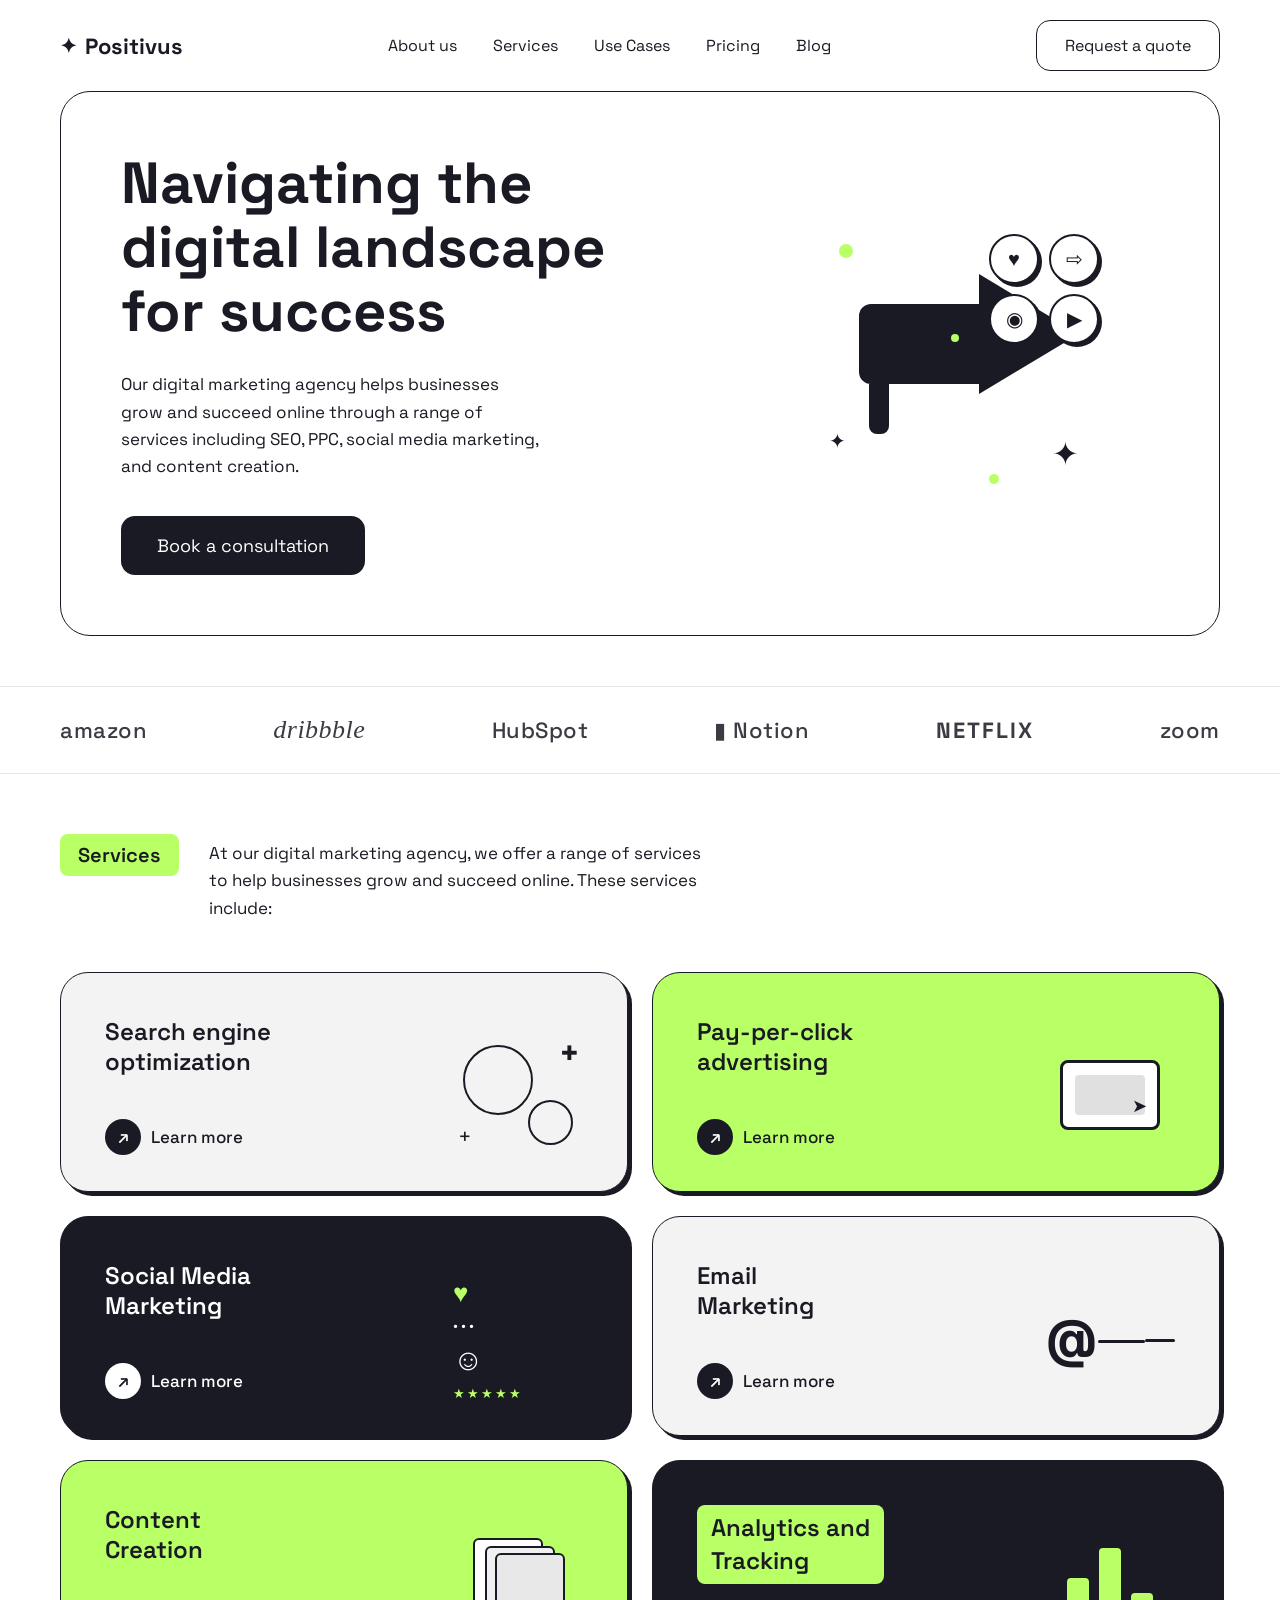
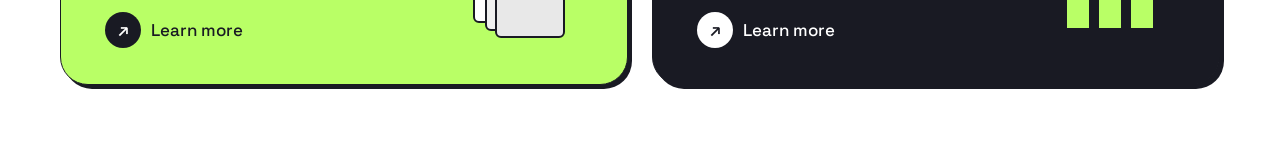
<file: Day_03/index.html>
<!DOCTYPE html>
<html lang="en">
<head>
  <meta charset="UTF-8" />
  <meta name="viewport" content="width=device-width, initial-scale=1.0"/>
  <title>Positivus</title>
  <link rel="preconnect" href="https://fonts.googleapis.com">
  <link href="https://fonts.googleapis.com/css2?family=Space+Grotesk:wght@400;500;600;700&display=swap" rel="stylesheet">
  <link rel="stylesheet" href="style.css" />
</head>
<body>

  <nav class="navbar">
    <div class="nav-logo">
      <span class="logo-star">&#10022;</span> Positivus
    </div>
    <ul class="nav-links">
      <li><a href="#">About us</a></li>
      <li><a href="#">Services</a></li>
      <li><a href="#">Use Cases</a></li>
      <li><a href="#">Pricing</a></li>
      <li><a href="#">Blog</a></li>
    </ul>
    <button class="btn-outline">Request a quote</button>
  </nav>

  <section class="hero">
    <div class="hero-text">
      <h1>Navigating the digital landscape for success</h1>
      <p>Our digital marketing agency helps businesses grow and succeed online through a range of services including SEO, PPC, social media marketing, and content creation.</p>
      <button class="btn-dark">Book a consultation</button>
    </div>
    <div class="hero-visual">
      <div class="megaphone-wrap">
        <div class="megaphone-body"></div>
        <div class="megaphone-cone"></div>
        <div class="megaphone-handle"></div>
        <div class="bubble bubble-heart">&#9829;</div>
        <div class="bubble bubble-share">&#8680;</div>
        <div class="bubble bubble-play">&#9654;</div>
        <div class="bubble bubble-pin">&#9673;</div>
        <div class="star-deco star1">&#10022;</div>
        <div class="star-deco star2">&#10022;</div>
        <div class="dot dot1"></div>
        <div class="dot dot2"></div>
        <div class="dot dot3"></div>
      </div>
    </div>
  </section>

  <section class="logos">
    <div class="logos-inner">
      <span class="logo-brand">amazon</span>
      <span class="logo-brand script-font">dribbble</span>
      <span class="logo-brand">HubSpot</span>
      <span class="logo-brand notion">&#9646; Notion</span>
      <span class="logo-brand caps">NETFLIX</span>
      <span class="logo-brand">zoom</span>
    </div>
  </section>

  <section class="services" id="services">
    <div class="services-header">
      <span class="badge-green">Services</span>
      <p>At our digital marketing agency, we offer a range of services to help businesses grow and succeed online. These services include:</p>
    </div>

    <div class="services-grid">

      <div class="card card-beige">
        <div class="card-left">
          <h3 class="title-dark">Search engine<br>optimization</h3>
          <a class="learn-link dark-link" href="#">
            <span class="arrow-btn black-btn">&#8599;</span> Learn more
          </a>
        </div>
        <div class="card-right">
          <div class="icon-cluster seo-icons">
            <div class="icon-circle ic1"></div>
            <div class="icon-circle ic2"></div>
            <div class="cross-deco">&#10010;</div>
            <div class="plus-deco">&#43;</div>
          </div>
        </div>
      </div>

      <div class="card card-green">
        <div class="card-left">
          <h3 class="title-dark">Pay-per-click<br>advertising</h3>
          <a class="learn-link dark-link" href="#">
            <span class="arrow-btn black-btn">&#8599;</span> Learn more
          </a>
        </div>
        <div class="card-right">
          <div class="icon-cluster ppc-icons">
            <div class="monitor-frame">
              <div class="monitor-screen"></div>
              <div class="cursor-icon">&#10148;</div>
            </div>
          </div>
        </div>
      </div>

      <div class="card card-dark">
        <div class="card-left">
          <h3 class="title-light">Social Media<br>Marketing</h3>
          <a class="learn-link light-link" href="#">
            <span class="arrow-btn white-btn">&#8599;</span> Learn more
          </a>
        </div>
        <div class="card-right">
          <div class="icon-cluster smm-icons">
            <div class="heart-icon">&#9829;</div>
            <div class="chat-dot">&#8226;&#8226;&#8226;</div>
            <div class="smiley">&#9786;</div>
            <div class="star-small">&#9733;&#9733;&#9733;&#9733;&#9733;</div>
          </div>
        </div>
      </div>

      <div class="card card-beige">
        <div class="card-left">
          <h3 class="title-dark">Email<br>Marketing</h3>
          <a class="learn-link dark-link" href="#">
            <span class="arrow-btn black-btn">&#8599;</span> Learn more
          </a>
        </div>
        <div class="card-right">
          <div class="icon-cluster email-icons">
            <div class="email-env">@</div>
            <div class="email-line"></div>
            <div class="email-line short"></div>
          </div>
        </div>
      </div>

      <div class="card card-green">
        <div class="card-left">
          <h3 class="title-dark">Content<br>Creation</h3>
          <a class="learn-link dark-link" href="#">
            <span class="arrow-btn black-btn">&#8599;</span> Learn more
          </a>
        </div>
        <div class="card-right">
          <div class="icon-cluster content-icons">
            <div class="doc-stack">
              <div class="doc d1"></div>
              <div class="doc d2"></div>
              <div class="doc d3"></div>
            </div>
          </div>
        </div>
      </div>

      <div class="card card-dark">
        <div class="card-left">
          <h3><span class="badge-green-inline">Analytics and<br>Tracking</span></h3>
          <a class="learn-link light-link" href="#">
            <span class="arrow-btn white-btn">&#8599;</span> Learn more
          </a>
        </div>
        <div class="card-right">
          <div class="icon-cluster analytics-icons">
            <div class="bar-chart">
              <div class="bar b1"></div>
              <div class="bar b2"></div>
              <div class="bar b3"></div>
            </div>
          </div>
        </div>
      </div>

    </div>
  </section>

</body>
</html>
</file>
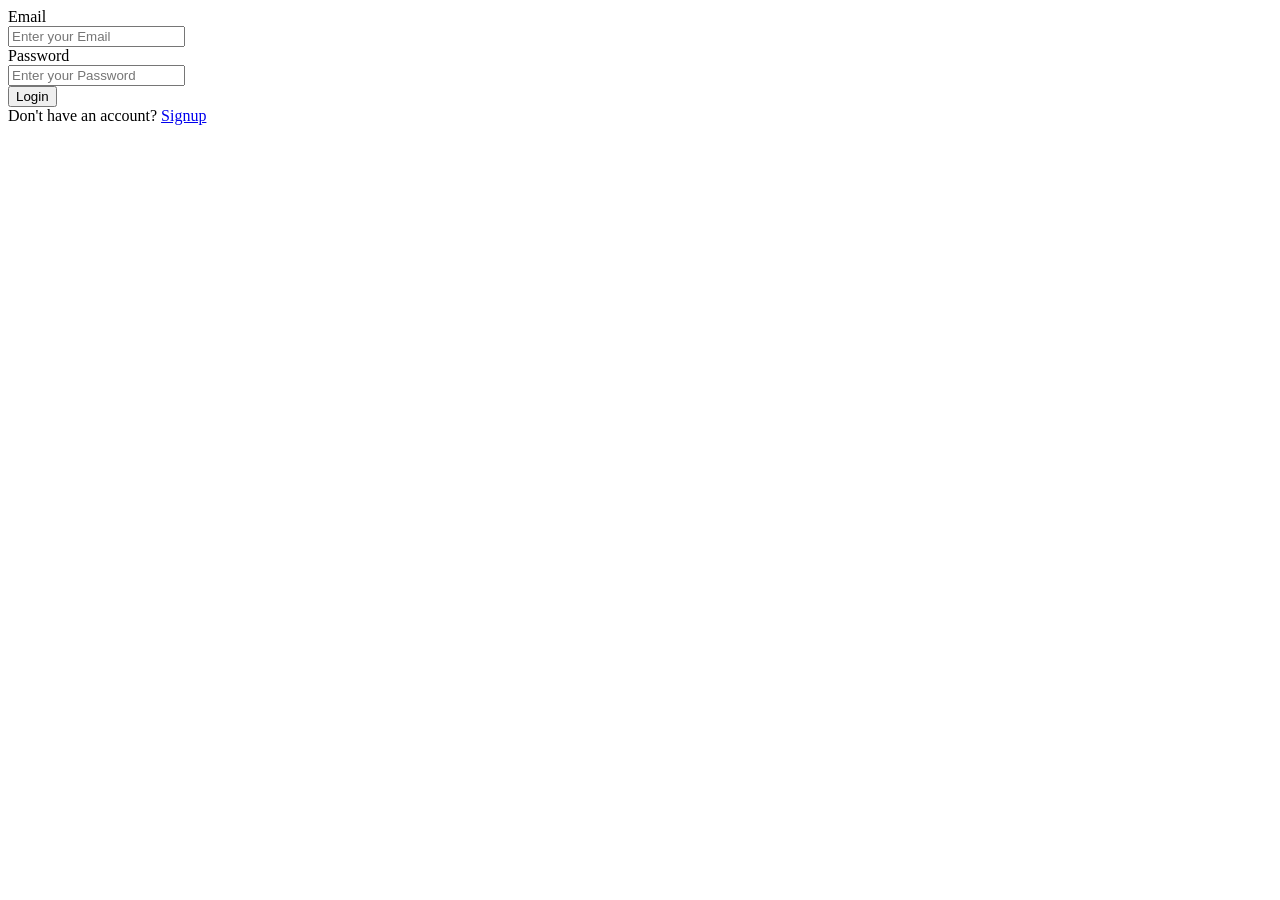
<file: Week_01/index.html>
<!DOCTYPE html>
<html lang="en">
<head>
    <meta charset="UTF-8">
    <meta name="viewport" content="width=device-width, initial-scale=1.0">
    <title>Question 01</title>
</head>
<body>
    <form>
    <label for="email">Email</label><br>
    <input type="text" id="email" name="email" placeholder="Enter your Email" reqired><br>

    <label for="password">Password</label><br>
    <input for="password" id="password" name="password" placeholder="Enter your Password" minlength="8" reqired><br>
    <button type="submit">Login</button>

    <div> Don't have an account? 
        <a href="/week_01/signup.html">Signup</a>
    </div>
    </form>
</body>
</html>
</file>
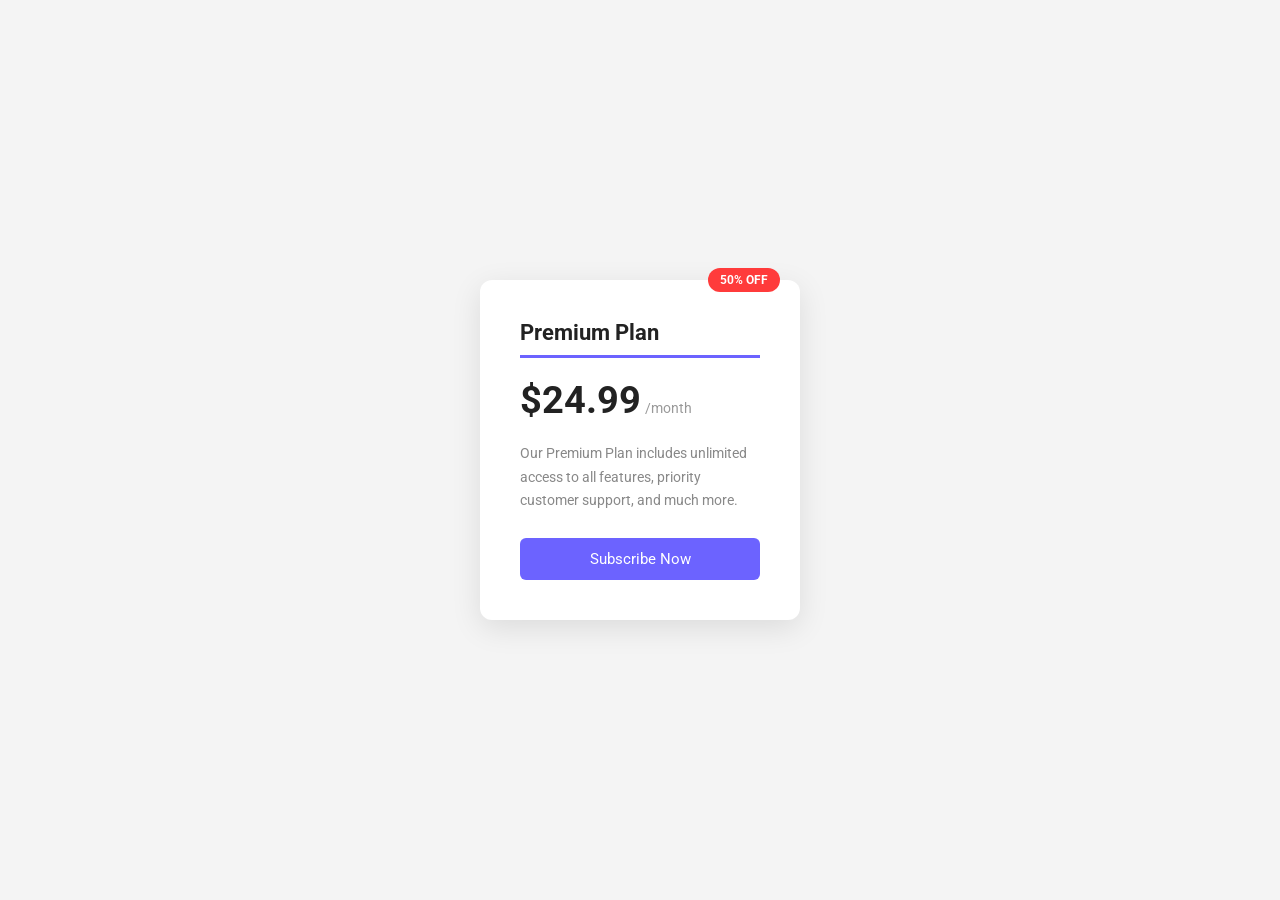
<file: Day_02/Task_02/index.html>
<!DOCTYPE html>
<html lang="en">
<head>
  <meta charset="UTF-8">
  <meta name="viewport" content="width=device-width, initial-scale=1.0">
  <title>Pricing Card</title>
  <link href="https://fonts.googleapis.com/css2?family=Roboto:wght@400;500;700&display=swap" rel="stylesheet">
  <link rel="stylesheet" href="style.css">
</head>
<body>

  <div class="pricing-card">
    <div class="badge">50% OFF</div>
    <h3>Premium Plan</h3>
    <div class="price">
      <span class="amount">$24.99</span>
      <span class="period">/month</span>
    </div>
    <p>Our Premium Plan includes unlimited access to all features, priority customer support, and much more.</p>
    <button class="subscribe-btn">Subscribe Now</button>
  </div>

</body>
</html>
</file>
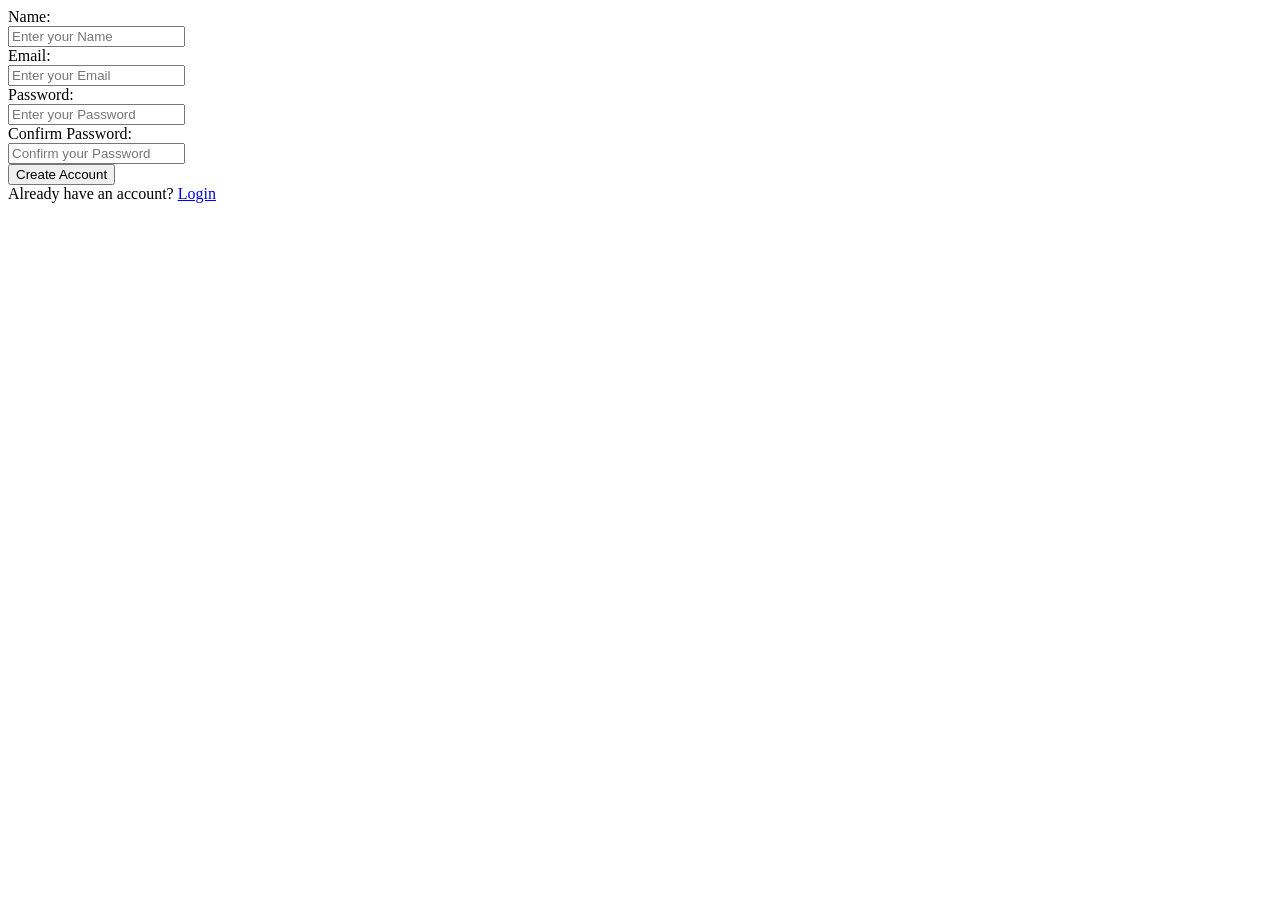
<file: Week_01/signup.html>
<!DOCTYPE html>
<html lang="en">
<head>
    <meta charset="UTF-8">
    <meta name="viewport" content="width=device-width, initial-scale=1.0">
    <title>Question 02</title>
</head>
<body>
     <form>
        <label for="name">Name:</label><br>
        <input type="text" id="name" name="name" placeholder="Enter your Name" required><br>
        <small></small>

        <label for="email">Email:</label><br>
        <input type="email" id="email" name="email" placeholder="Enter your Email" required><br>
        <small></small>

        <label for="password">Password:</label><br>
        <input type="password" id="password" name="password" placeholder="Enter your Password" minlength="8" required><br>
        <small></small>

        <label for="confirmPassword">Confirm Password:</label><br>
        <input type="password" id="confirmPassword" name="confirmPassword" placeholder="Confirm your Password" minlength="8" required><br>
        <small></small>

        <button type="submit">Create Account</button>
        <div> Already have an account? 
            <a href="/week_01/index.html">Login</a>
        </div>
    </form>
</body>
</html>
</file>
<file: Day_03/style.css>
* {
  margin: 0;
  padding: 0;
  box-sizing: border-box;
}

body {
  font-family: 'Space Grotesk', sans-serif;
  background-color: #ffffff;
  color: #191a23;
}

/* ========== NAVBAR ========== */
.navbar {
  display: flex;
  align-items: center;
  justify-content: space-between;
  padding: 20px 60px;
  background: #fff;
}

.nav-logo {
  font-size: 22px;
  font-weight: 700;
  display: flex;
  align-items: center;
  gap: 8px;
  color: #191a23;
}

.logo-star {
  font-size: 20px;
}

.nav-links {
  list-style: none;
  display: flex;
  gap: 36px;
}

.nav-links a {
  text-decoration: none;
  color: #191a23;
  font-size: 16px;
  font-weight: 400;
}

.nav-links a:hover {
  text-decoration: underline;
}

.btn-outline {
  border: 1.5px solid #191a23;
  background: transparent;
  color: #191a23;
  padding: 14px 28px;
  border-radius: 14px;
  font-size: 16px;
  font-family: 'Space Grotesk', sans-serif;
  cursor: pointer;
  font-weight: 400;
  transition: background 0.2s, color 0.2s;
}

.btn-outline:hover {
  background: #191a23;
  color: #fff;
}

/* ========== HERO ========== */
.hero {
  display: flex;
  align-items: center;
  justify-content: space-between;
  padding: 60px 60px 60px 60px;
  gap: 40px;
  background: #fff;
  border: 1.5px solid #191a23;
  border-radius: 30px;
  margin: 0 60px 50px 60px;
}

.hero-text {
  flex: 1;
  max-width: 530px;
}

.hero-text h1 {
  font-size: 58px;
  font-weight: 700;
  line-height: 1.1;
  color: #191a23;
  margin-bottom: 28px;
}

.hero-text p {
  font-size: 17px;
  line-height: 1.6;
  color: #191a23;
  margin-bottom: 36px;
  max-width: 420px;
}

.btn-dark {
  background: #191a23;
  color: #fff;
  border: none;
  padding: 18px 36px;
  border-radius: 14px;
  font-size: 18px;
  font-family: 'Space Grotesk', sans-serif;
  cursor: pointer;
  font-weight: 400;
  transition: opacity 0.2s;
}

.btn-dark:hover {
  opacity: 0.85;
}

/* Hero Visual */
.hero-visual {
  flex: 0 0 420px;
  display: flex;
  justify-content: center;
  align-items: center;
}

.megaphone-wrap {
  position: relative;
  width: 340px;
  height: 300px;
}

.megaphone-body {
  position: absolute;
  left: 80px;
  top: 90px;
  width: 120px;
  height: 80px;
  background: #191a23;
  border-radius: 12px 0 0 12px;
}

.megaphone-cone {
  position: absolute;
  left: 200px;
  top: 60px;
  width: 0;
  height: 0;
  border-top: 60px solid transparent;
  border-bottom: 60px solid transparent;
  border-left: 100px solid #191a23;
}

.megaphone-handle {
  position: absolute;
  left: 90px;
  top: 170px;
  width: 20px;
  height: 50px;
  background: #191a23;
  border-radius: 0 0 8px 8px;
}

.bubble {
  position: absolute;
  width: 50px;
  height: 50px;
  background: #fff;
  border: 2px solid #191a23;
  border-radius: 50%;
  display: flex;
  align-items: center;
  justify-content: center;
  font-size: 20px;
  color: #191a23;
  box-shadow: 3px 3px 0 #191a23;
}

.bubble-heart { top: 20px; right: 80px; }
.bubble-share { top: 20px; right: 20px; }
.bubble-play  { top: 80px; right: 20px; }
.bubble-pin   { top: 80px; right: 80px; }

.star-deco {
  position: absolute;
  font-size: 32px;
  color: #191a23;
}

.star1 { bottom: 40px; right: 40px; }
.star2 { bottom: 60px; left: 50px; font-size: 20px; }

.dot {
  position: absolute;
  border-radius: 50%;
  background: #b9ff66;
}

.dot1 { width: 14px; height: 14px; top: 30px; left: 60px; }
.dot2 { width: 10px; height: 10px; bottom: 30px; right: 120px; }
.dot3 { width: 8px;  height: 8px;  top: 120px; right: 160px; }

/* ========== LOGOS ========== */
.logos {
  padding: 28px 60px;
  border-top: 1.5px solid #e5e5e5;
  border-bottom: 1.5px solid #e5e5e5;
  margin: 0 0 60px 0;
}

.logos-inner {
  display: flex;
  align-items: center;
  justify-content: space-between;
}

.logo-brand {
  font-size: 22px;
  font-weight: 500;
  color: #191a23;
  letter-spacing: 0.5px;
  opacity: 0.85;
}

.script-font {
  font-family: 'Georgia', serif;
  font-style: italic;
  font-size: 26px;
}

.caps {
  letter-spacing: 2px;
  font-weight: 800;
}

.notion {
  display: flex;
  align-items: center;
  gap: 6px;
}

/* ========== SERVICES ========== */
.services {
  padding: 0 60px 80px 60px;
}

.services-header {
  display: flex;
  align-items: flex-start;
  gap: 30px;
  margin-bottom: 50px;
}

.badge-green {
  background: #b9ff66;
  color: #191a23;
  font-size: 20px;
  font-weight: 600;
  padding: 8px 18px;
  border-radius: 8px;
  white-space: nowrap;
  flex-shrink: 0;
}

.services-header p {
  font-size: 17px;
  line-height: 1.6;
  color: #191a23;
  max-width: 500px;
  margin-top: 6px;
}

.services-grid {
  display: grid;
  grid-template-columns: 1fr 1fr;
  gap: 24px;
}

/* ========== CARDS ========== */
.card {
  border-radius: 28px;
  border: 1.5px solid #191a23;
  display: flex;
  flex-direction: row;
  align-items: flex-end;
  justify-content: space-between;
  padding: 44px 44px 36px 44px;
  min-height: 220px;
  box-shadow: 4px 4px 0 #191a23;
  overflow: hidden;
}

.card-beige {
  background: #f3f3f3;
}

.card-green {
  background: #b9ff66;
}

.card-dark {
  background: #191a23;
}

.card-left {
  display: flex;
  flex-direction: column;
  justify-content: space-between;
  height: 100%;
  gap: 28px;
}

.card-right {
  display: flex;
  align-items: center;
  justify-content: flex-end;
  flex: 0 0 140px;
}

.title-dark {
  font-size: 24px;
  font-weight: 600;
  color: #191a23;
  line-height: 1.25;
}

.title-light {
  font-size: 24px;
  font-weight: 600;
  color: #ffffff;
  line-height: 1.25;
}

.learn-link {
  display: flex;
  align-items: center;
  gap: 10px;
  font-size: 17px;
  text-decoration: none;
  font-weight: 500;
}

.dark-link { color: #191a23; }
.light-link { color: #ffffff; }

.arrow-btn {
  width: 36px;
  height: 36px;
  border-radius: 50%;
  display: flex;
  align-items: center;
  justify-content: center;
  font-size: 18px;
}

.black-btn {
  background: #191a23;
  color: #fff;
}

.white-btn {
  background: #fff;
  color: #191a23;
}

.badge-green-inline {
  display: inline-block;
  background: #b9ff66;
  color: #191a23;
  padding: 6px 14px;
  border-radius: 8px;
  font-size: 24px;
  font-weight: 600;
  line-height: 1.4;
}

/* ========== CARD ICONS ========== */
.icon-cluster {
  width: 130px;
  height: 120px;
  position: relative;
  display: flex;
  align-items: center;
  justify-content: center;
}

/* SEO Icons */
.ic1 {
  width: 70px;
  height: 70px;
  background: transparent;
  border: 2.5px solid #191a23;
  border-radius: 50%;
  position: absolute;
  top: 10px;
  left: 10px;
}

.ic2 {
  width: 45px;
  height: 45px;
  background: transparent;
  border: 2.5px solid #191a23;
  border-radius: 50%;
  position: absolute;
  bottom: 10px;
  right: 10px;
}

.cross-deco {
  position: absolute;
  top: 5px;
  right: 5px;
  font-size: 20px;
  color: #191a23;
}

.plus-deco {
  position: absolute;
  bottom: 5px;
  left: 5px;
  font-size: 22px;
  color: #191a23;
}

/* PPC Icons */
.monitor-frame {
  width: 100px;
  height: 70px;
  border: 3px solid #191a23;
  border-radius: 8px;
  background: #fff;
  position: relative;
  display: flex;
  align-items: center;
  justify-content: center;
}

.monitor-screen {
  width: 70px;
  height: 40px;
  background: #e0e0e0;
  border-radius: 4px;
}

.cursor-icon {
  position: absolute;
  bottom: 10px;
  right: 10px;
  font-size: 18px;
  color: #191a23;
}

/* SMM Icons */
.smm-icons {
  flex-direction: column;
  gap: 6px;
  align-items: flex-start;
}

.heart-icon {
  font-size: 26px;
  color: #b9ff66;
}

.chat-dot {
  font-size: 14px;
  letter-spacing: 3px;
  color: #fff;
}

.smiley {
  font-size: 30px;
  color: #fff;
}

.star-small {
  font-size: 13px;
  color: #b9ff66;
  letter-spacing: 2px;
}

/* Email Icons */
.email-env {
  font-size: 52px;
  color: #191a23;
  font-weight: 700;
}

.email-line {
  width: 80px;
  height: 3px;
  background: #191a23;
  border-radius: 2px;
  margin-top: 6px;
}

.email-line.short {
  width: 50px;
  margin-top: 4px;
}

/* Content Icons */
.doc-stack {
  position: relative;
  width: 90px;
  height: 100px;
}

.doc {
  position: absolute;
  width: 70px;
  height: 85px;
  border: 2.5px solid #191a23;
  border-radius: 6px;
  background: #fff;
}

.d1 { left: 0; top: 0; }
.d2 { left: 12px; top: 8px; background: #f0f0f0; }
.d3 { left: 22px; top: 15px; background: #e8e8e8; }

/* Analytics Icons */
.bar-chart {
  display: flex;
  align-items: flex-end;
  gap: 10px;
  height: 80px;
}

.bar {
  width: 22px;
  background: #b9ff66;
  border-radius: 4px 4px 0 0;
}

.b1 { height: 50px; }
.b2 { height: 80px; }
.b3 { height: 35px; }
</file>
<file: Day_02/Task_02/style.css>
* {
  margin: 0;
  padding: 0;
  box-sizing: border-box;
}

body {
  font-family: 'Roboto', sans-serif;
  background: #f4f4f4;
  display: flex;
  align-items: center;
  justify-content: center;
  min-height: 100vh;
}

.pricing-card {
  position: relative;
  background: #fff;
  border-radius: 12px;
  padding: 40px;
  width: 320px;
  box-shadow: 0 8px 30px rgba(0, 0, 0, 0.1);
}

.badge {
  position: absolute;
  top: -12px;
  right: 20px;
  background: #ff3b3b;
  color: #fff;
  font-size: 12px;
  font-weight: 700;
  padding: 5px 12px;
  border-radius: 20px;
  text-transform: uppercase;
}

.pricing-card h3 {
  font-size: 22px;
  font-weight: 700;
  color: #222;
  padding-bottom: 10px;
  border-bottom: 3px solid #6c63ff;
  margin-bottom: 20px;
}

.price {
  margin-bottom: 20px;
}

.amount {
  font-size: 38px;
  font-weight: 700;
  color: #222;
}

.period {
  font-size: 14px;
  color: #999;
}

.pricing-card p {
  font-size: 14px;
  color: #888;
  line-height: 1.7;
  margin-bottom: 25px;
}

.subscribe-btn {
  width: 100%;
  padding: 12px;
  background: #6c63ff;
  color: #fff;
  border: none;
  border-radius: 6px;
  font-size: 15px;
  font-family: 'Roboto', sans-serif;
  cursor: pointer;
  transition: background 0.3s ease;
}

.subscribe-btn:hover {
  background: #574fd6;
}
</file>
